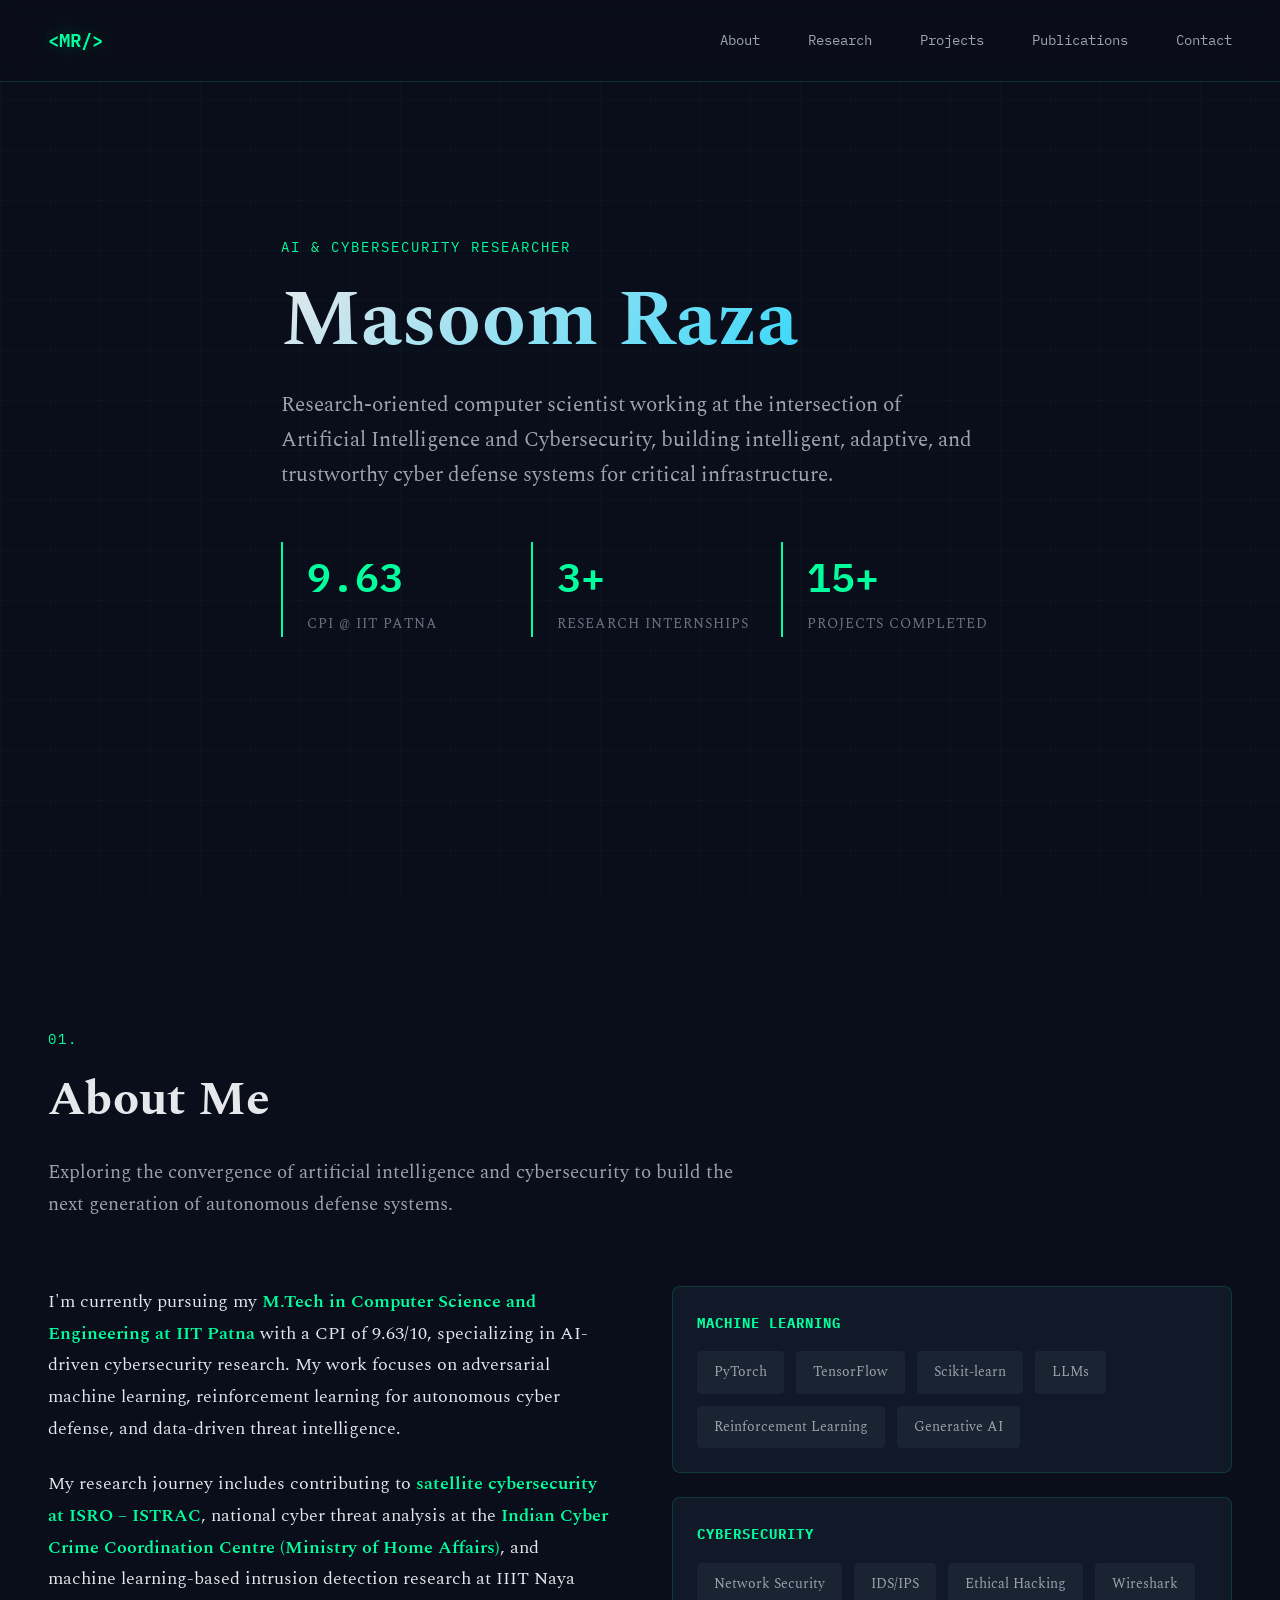
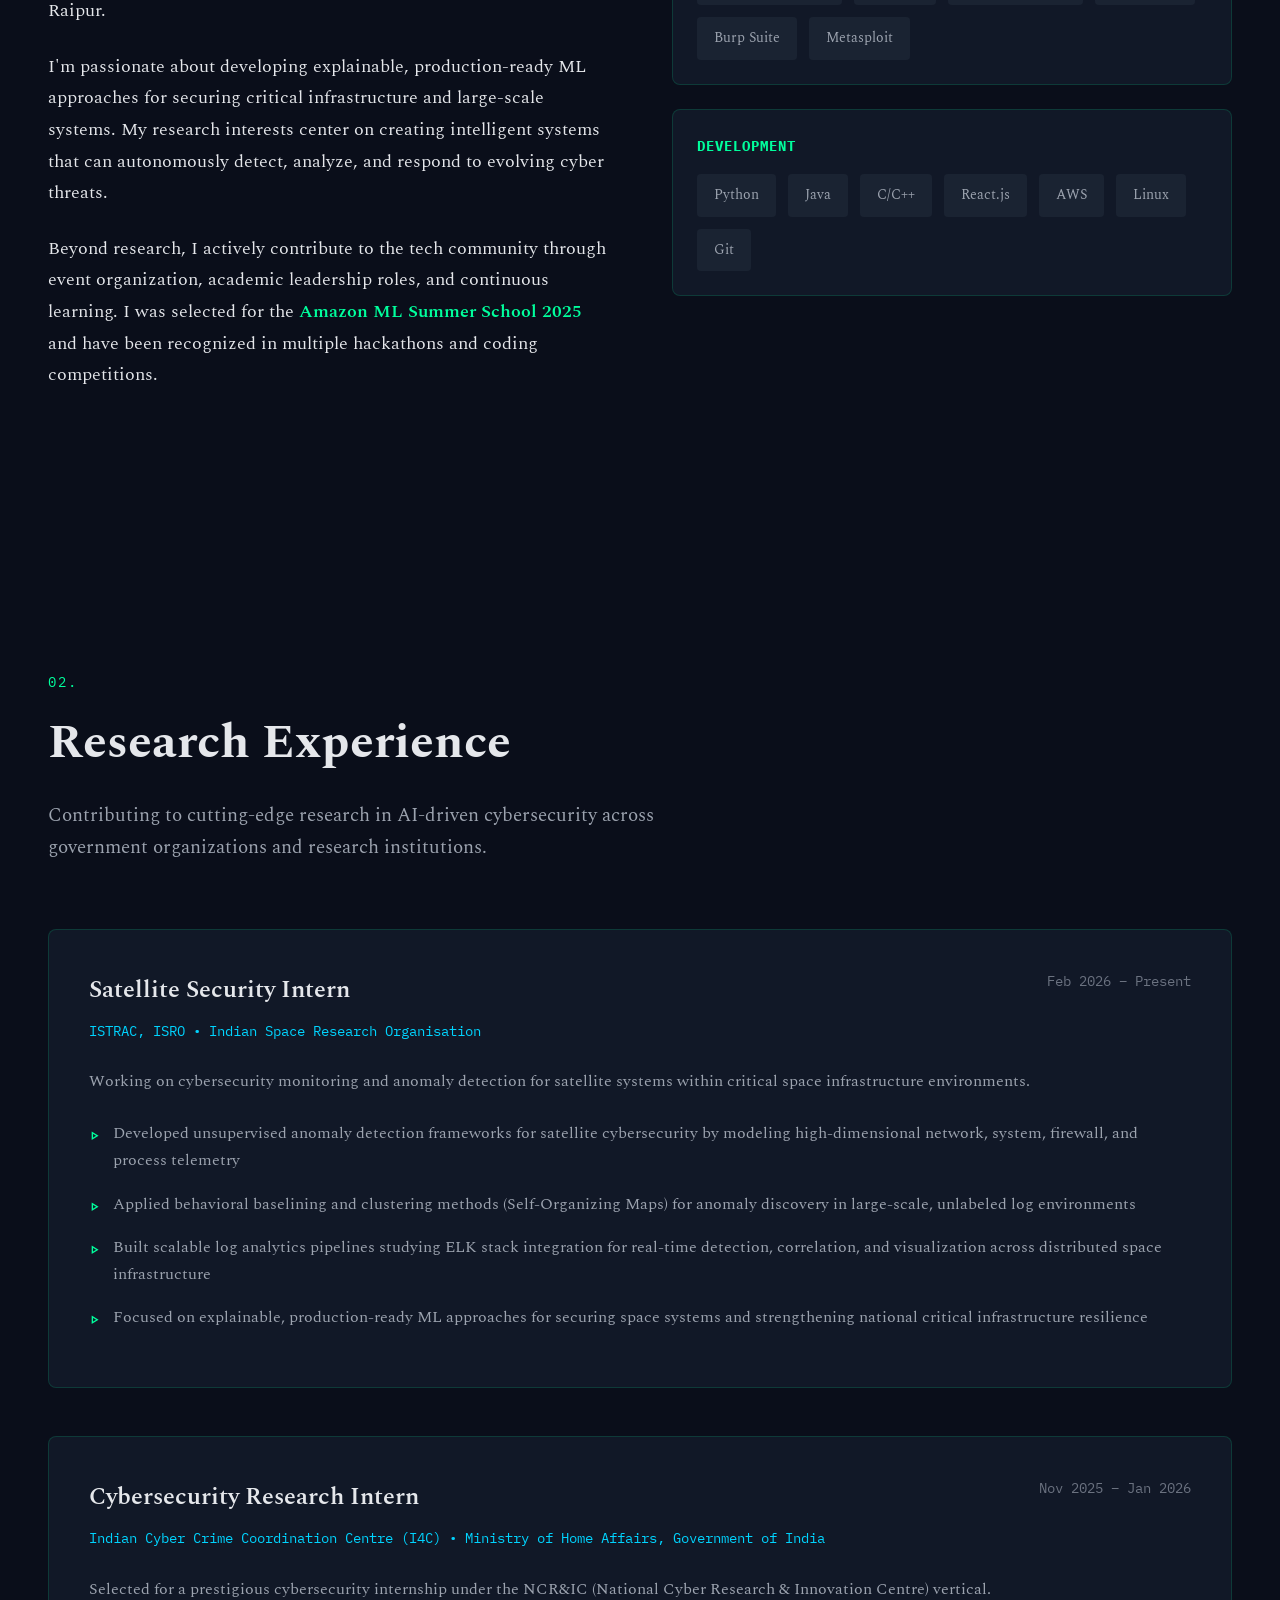
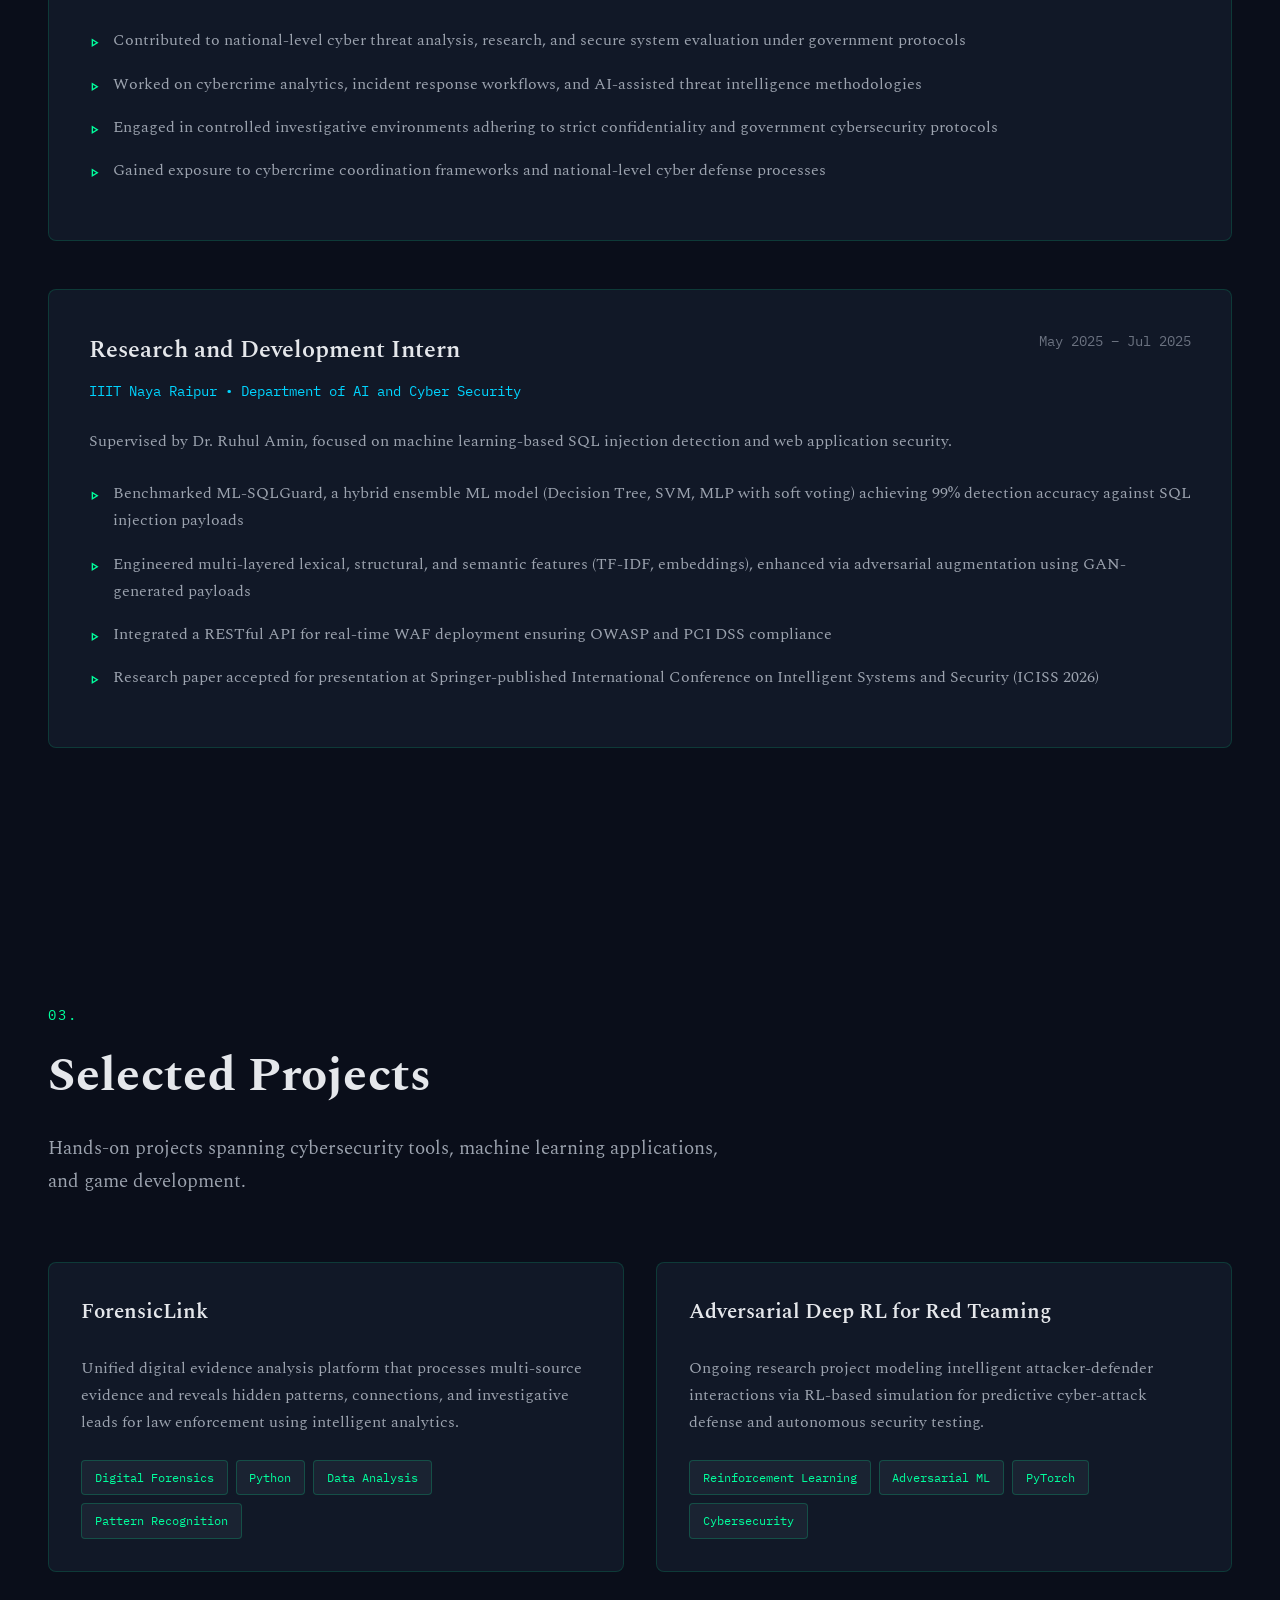
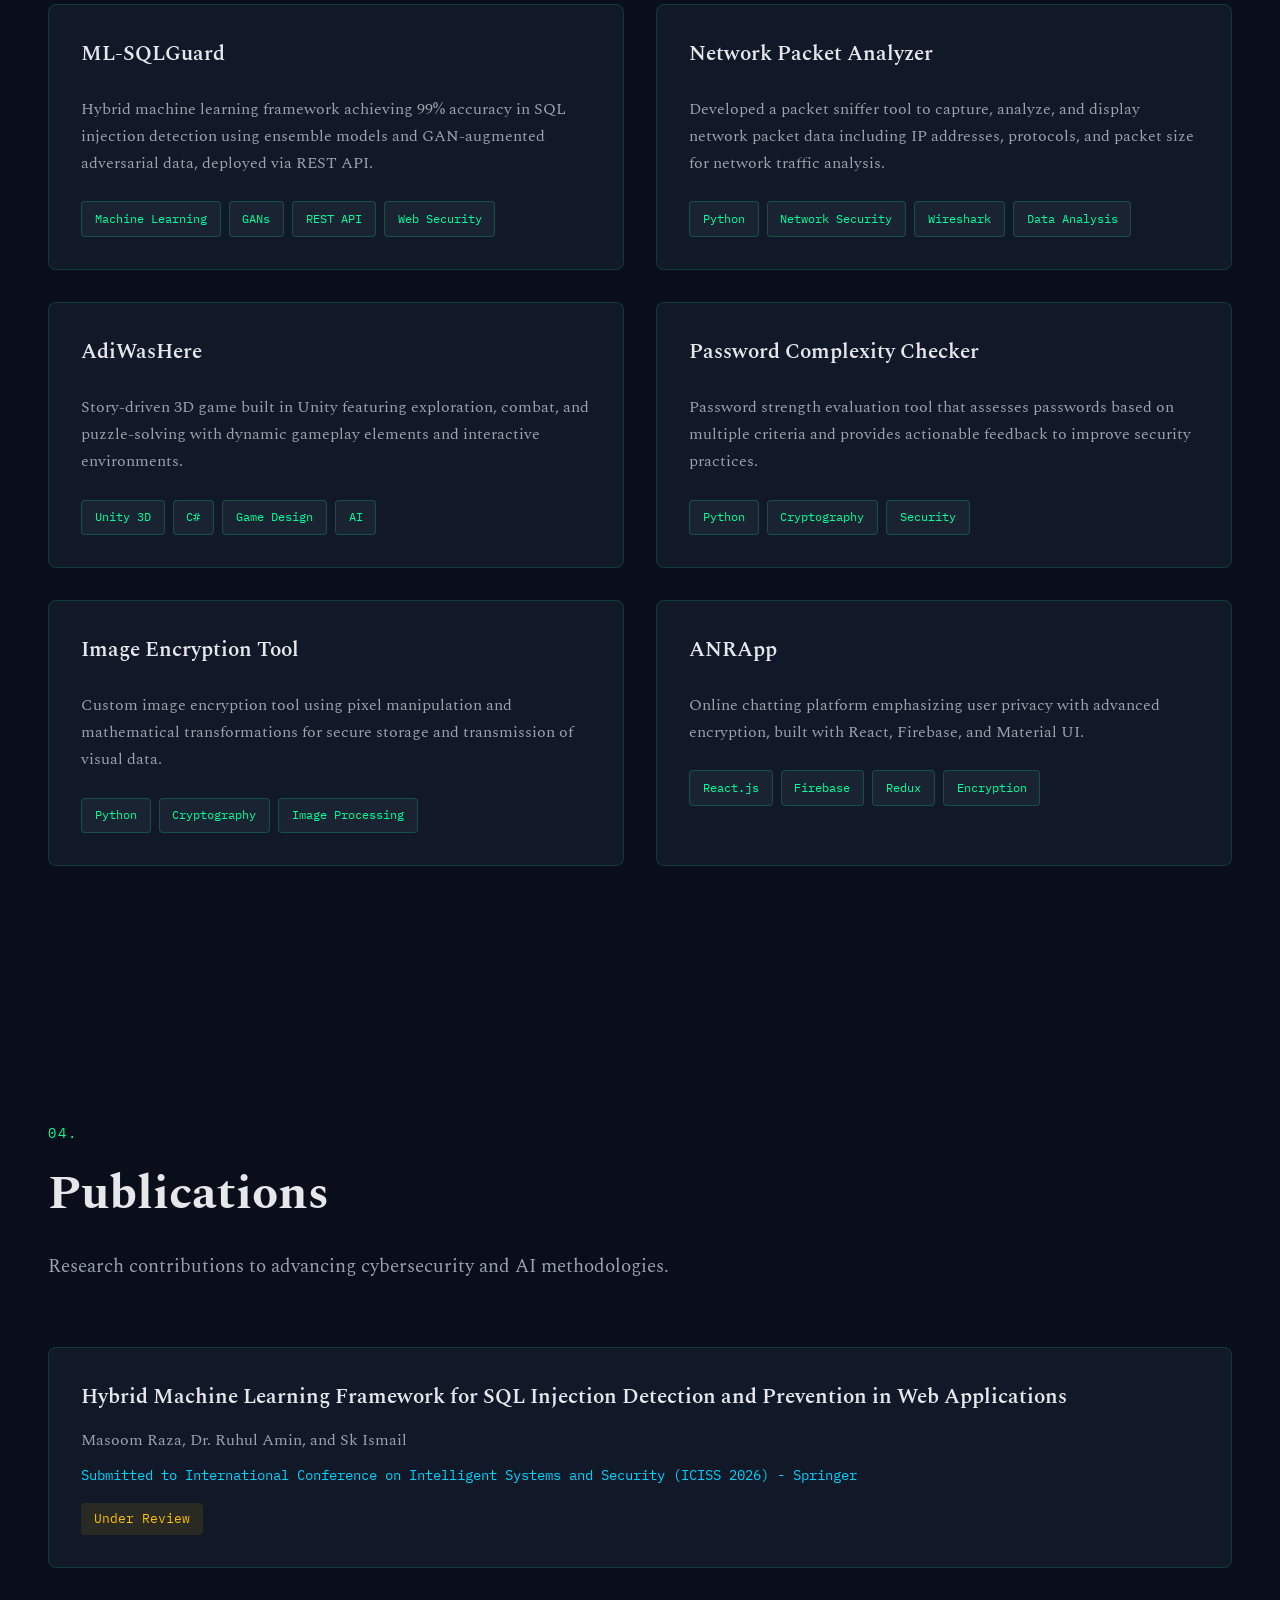
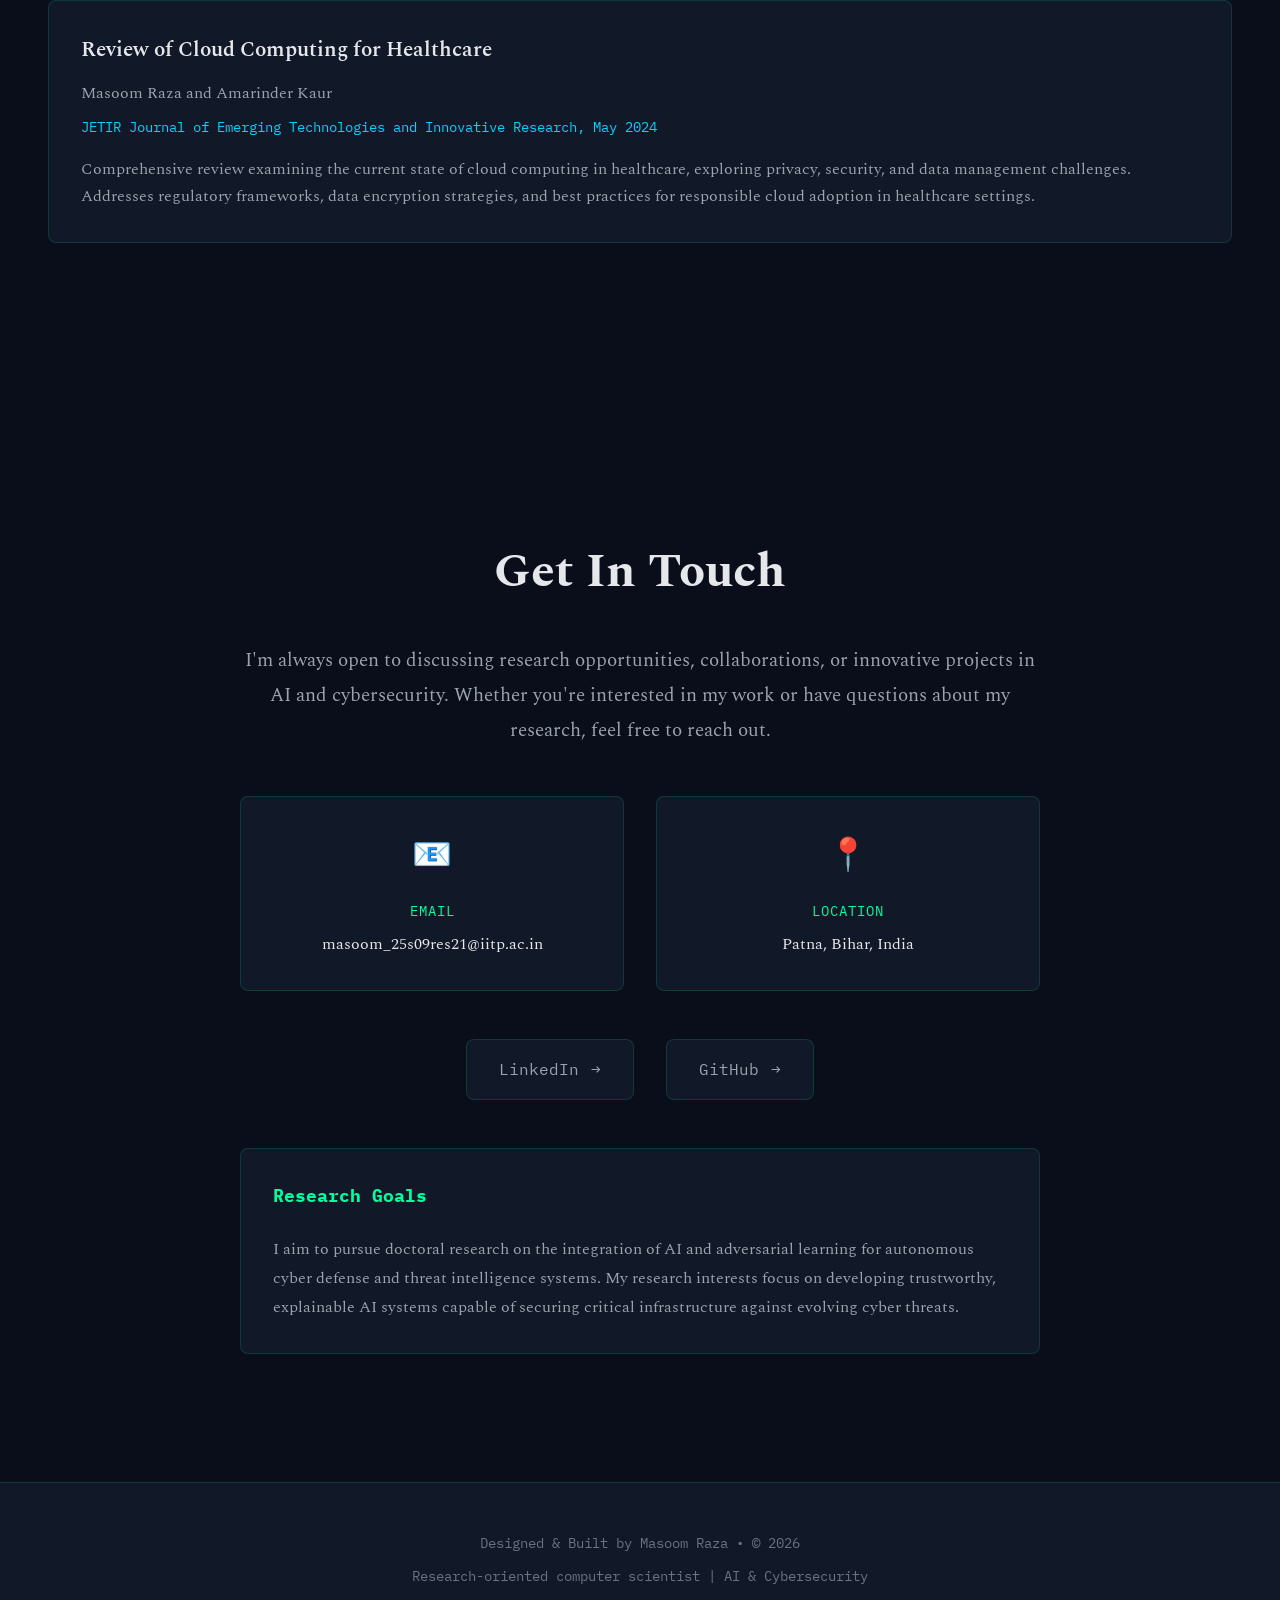
<file: index.html>
<!DOCTYPE html>
<html lang="en">
<head>
    <meta charset="UTF-8">
    <meta name="viewport" content="width=device-width, initial-scale=1.0">
    <title>Masoom Raza - AI & Cybersecurity Researcher</title>
    <link rel="preconnect" href="https://fonts.googleapis.com">
    <link rel="preconnect" href="https://fonts.gstatic.com" crossorigin>
    <link href="https://fonts.googleapis.com/css2?family=IBM+Plex+Mono:wght@400;500;600&family=Spectral:wght@300;400;600;700&display=swap" rel="stylesheet">
    <style>
        :root {
            --bg-primary: #0a0e1a;
            --bg-secondary: #111827;
            --bg-tertiary: #1a2332;
            --accent-primary: #00ff9d;
            --accent-secondary: #00d4ff;
            --text-primary: #e5e7eb;
            --text-secondary: #9ca3af;
            --text-muted: #6b7280;
            --border-color: rgba(0, 255, 157, 0.15);
            --glow: rgba(0, 255, 157, 0.3);
        }

        * {
            margin: 0;
            padding: 0;
            box-sizing: border-box;
        }

        body {
            font-family: 'Spectral', serif;
            background: var(--bg-primary);
            color: var(--text-primary);
            line-height: 1.7;
            overflow-x: hidden;
        }

        /* Animated Background Grid */
        .bg-grid {
            position: fixed;
            top: 0;
            left: 0;
            width: 100%;
            height: 100%;
            background-image: 
                linear-gradient(rgba(0, 255, 157, 0.03) 1px, transparent 1px),
                linear-gradient(90deg, rgba(0, 255, 157, 0.03) 1px, transparent 1px);
            background-size: 50px 50px;
            pointer-events: none;
            z-index: 0;
            animation: gridPulse 8s ease-in-out infinite;
        }

        @keyframes gridPulse {
            0%, 100% { opacity: 0.3; }
            50% { opacity: 0.6; }
        }

        /* Navigation */
        nav {
            position: fixed;
            top: 0;
            width: 100%;
            background: rgba(10, 14, 26, 0.9);
            backdrop-filter: blur(10px);
            border-bottom: 1px solid var(--border-color);
            z-index: 1000;
            animation: slideDown 0.6s ease-out;
        }

        @keyframes slideDown {
            from { transform: translateY(-100%); }
            to { transform: translateY(0); }
        }

        nav .container {
            max-width: 1400px;
            margin: 0 auto;
            padding: 1.5rem 3rem;
            display: flex;
            justify-content: space-between;
            align-items: center;
        }

        .logo {
            font-family: 'IBM Plex Mono', monospace;
            font-size: 1.2rem;
            font-weight: 600;
            color: var(--accent-primary);
            text-shadow: 0 0 20px var(--glow);
        }

        nav ul {
            display: flex;
            gap: 3rem;
            list-style: none;
        }

        nav a {
            font-family: 'IBM Plex Mono', monospace;
            color: var(--text-secondary);
            text-decoration: none;
            font-size: 0.9rem;
            transition: all 0.3s ease;
            position: relative;
        }

        nav a::after {
            content: '';
            position: absolute;
            bottom: -5px;
            left: 0;
            width: 0;
            height: 2px;
            background: var(--accent-primary);
            transition: width 0.3s ease;
        }

        nav a:hover {
            color: var(--accent-primary);
        }

        nav a:hover::after {
            width: 100%;
        }

        /* Container */
        .container {
            max-width: 1400px;
            margin: 0 auto;
            padding: 0 3rem;
            position: relative;
            z-index: 1;
        }

        /* Hero Section */
        .hero {
            min-height: 100vh;
            display: flex;
            align-items: center;
            padding-top: 100px;
            position: relative;
        }

        .hero-content {
            max-width: 900px;
        }

        .hero-subtitle {
            font-family: 'IBM Plex Mono', monospace;
            font-size: 0.9rem;
            color: var(--accent-primary);
            margin-bottom: 1rem;
            letter-spacing: 2px;
            text-transform: uppercase;
            animation: fadeInUp 0.8s ease-out 0.2s both;
        }

        .hero-title {
            font-size: 5rem;
            font-weight: 700;
            line-height: 1.1;
            margin-bottom: 1.5rem;
            background: linear-gradient(135deg, var(--text-primary), var(--accent-secondary));
            -webkit-background-clip: text;
            -webkit-text-fill-color: transparent;
            background-clip: text;
            animation: fadeInUp 0.8s ease-out 0.4s both;
        }

        .hero-description {
            font-size: 1.3rem;
            color: var(--text-secondary);
            max-width: 700px;
            margin-bottom: 2rem;
            animation: fadeInUp 0.8s ease-out 0.6s both;
        }

        @keyframes fadeInUp {
            from {
                opacity: 0;
                transform: translateY(30px);
            }
            to {
                opacity: 1;
                transform: translateY(0);
            }
        }

        .hero-stats {
            display: grid;
            grid-template-columns: repeat(3, 1fr);
            gap: 2rem;
            margin-top: 3rem;
            animation: fadeInUp 0.8s ease-out 0.8s both;
        }

        .stat {
            border-left: 2px solid var(--accent-primary);
            padding-left: 1.5rem;
        }

        .stat-number {
            font-family: 'IBM Plex Mono', monospace;
            font-size: 2.5rem;
            font-weight: 600;
            color: var(--accent-primary);
            display: block;
        }

        .stat-label {
            font-size: 0.9rem;
            color: var(--text-muted);
            text-transform: uppercase;
            letter-spacing: 1px;
        }

        /* Section Styles */
        section {
            padding: 8rem 0;
            position: relative;
        }

        .section-header {
            margin-bottom: 4rem;
        }

        .section-number {
            font-family: 'IBM Plex Mono', monospace;
            font-size: 0.85rem;
            color: var(--accent-primary);
            letter-spacing: 2px;
            margin-bottom: 0.5rem;
        }

        .section-title {
            font-size: 3rem;
            font-weight: 700;
            color: var(--text-primary);
            margin-bottom: 1rem;
        }

        .section-description {
            font-size: 1.2rem;
            color: var(--text-secondary);
            max-width: 700px;
        }

        /* About Section */
        .about-content {
            display: grid;
            grid-template-columns: 1fr 1fr;
            gap: 4rem;
            align-items: start;
        }

        .about-text p {
            margin-bottom: 1.5rem;
            font-size: 1.1rem;
            line-height: 1.8;
        }

        .highlight {
            color: var(--accent-primary);
            font-weight: 600;
        }

        .skills-grid {
            display: grid;
            gap: 1.5rem;
        }

        .skill-category {
            background: var(--bg-secondary);
            border: 1px solid var(--border-color);
            padding: 1.5rem;
            border-radius: 8px;
            transition: all 0.3s ease;
        }

        .skill-category:hover {
            border-color: var(--accent-primary);
            box-shadow: 0 0 30px rgba(0, 255, 157, 0.1);
        }

        .skill-category h3 {
            font-family: 'IBM Plex Mono', monospace;
            font-size: 0.9rem;
            color: var(--accent-primary);
            margin-bottom: 1rem;
            text-transform: uppercase;
            letter-spacing: 1px;
        }

        .skill-tags {
            display: flex;
            flex-wrap: wrap;
            gap: 0.75rem;
        }

        .skill-tag {
            background: var(--bg-tertiary);
            color: var(--text-secondary);
            padding: 0.5rem 1rem;
            border-radius: 4px;
            font-size: 0.9rem;
            border: 1px solid transparent;
            transition: all 0.3s ease;
        }

        .skill-tag:hover {
            border-color: var(--accent-primary);
            color: var(--accent-primary);
        }

        /* Research Section */
        .research-grid {
            display: grid;
            gap: 3rem;
        }

        .research-item {
            background: var(--bg-secondary);
            border: 1px solid var(--border-color);
            padding: 2.5rem;
            border-radius: 8px;
            position: relative;
            overflow: hidden;
            transition: all 0.4s ease;
        }

        .research-item::before {
            content: '';
            position: absolute;
            top: 0;
            left: 0;
            width: 4px;
            height: 100%;
            background: var(--accent-primary);
            transform: scaleY(0);
            transition: transform 0.4s ease;
        }

        .research-item:hover {
            border-color: var(--accent-primary);
            box-shadow: 0 0 40px rgba(0, 255, 157, 0.15);
        }

        .research-item:hover::before {
            transform: scaleY(1);
        }

        .research-header {
            display: flex;
            justify-content: space-between;
            align-items: start;
            margin-bottom: 1.5rem;
        }

        .research-title {
            font-size: 1.5rem;
            font-weight: 600;
            color: var(--text-primary);
            margin-bottom: 0.5rem;
        }

        .research-org {
            font-family: 'IBM Plex Mono', monospace;
            font-size: 0.9rem;
            color: var(--accent-secondary);
        }

        .research-duration {
            font-family: 'IBM Plex Mono', monospace;
            font-size: 0.85rem;
            color: var(--text-muted);
            text-align: right;
        }

        .research-description {
            color: var(--text-secondary);
            margin-bottom: 1.5rem;
            line-height: 1.8;
        }

        .research-highlights {
            list-style: none;
            margin-top: 1.5rem;
        }

        .research-highlights li {
            padding-left: 1.5rem;
            margin-bottom: 1rem;
            position: relative;
            color: var(--text-secondary);
        }

        .research-highlights li::before {
            content: '▹';
            position: absolute;
            left: 0;
            color: var(--accent-primary);
            font-size: 1.2rem;
        }

        /* Projects Section */
        .projects-grid {
            display: grid;
            grid-template-columns: repeat(auto-fit, minmax(400px, 1fr));
            gap: 2rem;
        }

        .project-card {
            background: var(--bg-secondary);
            border: 1px solid var(--border-color);
            padding: 2rem;
            border-radius: 8px;
            transition: all 0.4s ease;
            position: relative;
            overflow: hidden;
        }

        .project-card::after {
            content: '';
            position: absolute;
            top: 0;
            right: 0;
            width: 0;
            height: 100%;
            background: linear-gradient(90deg, transparent, rgba(0, 255, 157, 0.05));
            transition: width 0.4s ease;
        }

        .project-card:hover {
            border-color: var(--accent-primary);
            transform: translateY(-5px);
            box-shadow: 0 10px 40px rgba(0, 255, 157, 0.2);
        }

        .project-card:hover::after {
            width: 100%;
        }

        .project-header {
            display: flex;
            justify-content: space-between;
            align-items: start;
            margin-bottom: 1rem;
        }

        .project-title {
            font-size: 1.3rem;
            font-weight: 600;
            color: var(--text-primary);
            margin-bottom: 0.5rem;
        }

        .project-duration {
            font-family: 'IBM Plex Mono', monospace;
            font-size: 0.8rem;
            color: var(--text-muted);
        }

        .project-description {
            color: var(--text-secondary);
            margin-bottom: 1.5rem;
            line-height: 1.7;
        }

        .project-tech {
            display: flex;
            flex-wrap: wrap;
            gap: 0.5rem;
        }

        .tech-tag {
            font-family: 'IBM Plex Mono', monospace;
            font-size: 0.75rem;
            background: var(--bg-tertiary);
            color: var(--accent-primary);
            padding: 0.4rem 0.8rem;
            border-radius: 4px;
            border: 1px solid rgba(0, 255, 157, 0.2);
        }

        /* Publications Section */
        .publication-item {
            background: var(--bg-secondary);
            border: 1px solid var(--border-color);
            padding: 2rem;
            border-radius: 8px;
            margin-bottom: 2rem;
            transition: all 0.3s ease;
        }

        .publication-item:hover {
            border-color: var(--accent-primary);
            box-shadow: 0 0 30px rgba(0, 255, 157, 0.1);
        }

        .publication-title {
            font-size: 1.3rem;
            font-weight: 600;
            color: var(--text-primary);
            margin-bottom: 0.75rem;
        }

        .publication-authors {
            color: var(--text-secondary);
            margin-bottom: 0.5rem;
        }

        .publication-venue {
            font-family: 'IBM Plex Mono', monospace;
            font-size: 0.9rem;
            color: var(--accent-secondary);
            margin-bottom: 0.5rem;
        }

        .publication-status {
            display: inline-block;
            font-family: 'IBM Plex Mono', monospace;
            font-size: 0.8rem;
            background: rgba(255, 193, 7, 0.1);
            color: #ffc107;
            padding: 0.3rem 0.8rem;
            border-radius: 4px;
            margin-top: 0.5rem;
        }

        /* Contact Section */
        .contact-content {
            max-width: 800px;
            margin: 0 auto;
            text-align: center;
        }

        .contact-title {
            font-size: 3rem;
            margin-bottom: 2rem;
        }

        .contact-text {
            font-size: 1.2rem;
            color: var(--text-secondary);
            margin-bottom: 3rem;
            line-height: 1.8;
        }

        .contact-info {
            display: grid;
            grid-template-columns: repeat(auto-fit, minmax(250px, 1fr));
            gap: 2rem;
            margin-bottom: 3rem;
        }

        .contact-item {
            background: var(--bg-secondary);
            border: 1px solid var(--border-color);
            padding: 2rem;
            border-radius: 8px;
            transition: all 0.3s ease;
        }

        .contact-item:hover {
            border-color: var(--accent-primary);
            box-shadow: 0 0 30px rgba(0, 255, 157, 0.15);
        }

        .contact-item-icon {
            font-size: 2rem;
            margin-bottom: 1rem;
        }

        .contact-item-label {
            font-family: 'IBM Plex Mono', monospace;
            font-size: 0.85rem;
            color: var(--accent-primary);
            text-transform: uppercase;
            letter-spacing: 1px;
            margin-bottom: 0.5rem;
        }

        .contact-item-value {
            color: var(--text-primary);
            word-break: break-word;
        }

        .contact-item-value a {
            color: var(--text-primary);
            text-decoration: none;
            transition: color 0.3s ease;
        }

        .contact-item-value a:hover {
            color: var(--accent-primary);
        }

        .social-links {
            display: flex;
            justify-content: center;
            gap: 2rem;
            margin-top: 3rem;
        }

        .social-link {
            display: flex;
            align-items: center;
            gap: 0.75rem;
            font-family: 'IBM Plex Mono', monospace;
            color: var(--text-secondary);
            text-decoration: none;
            padding: 1rem 2rem;
            background: var(--bg-secondary);
            border: 1px solid var(--border-color);
            border-radius: 8px;
            transition: all 0.3s ease;
        }

        .social-link:hover {
            border-color: var(--accent-primary);
            color: var(--accent-primary);
            box-shadow: 0 0 30px rgba(0, 255, 157, 0.2);
        }

        /* Footer */
        footer {
            background: var(--bg-secondary);
            border-top: 1px solid var(--border-color);
            padding: 3rem 0;
            text-align: center;
        }

        .footer-content {
            color: var(--text-muted);
            font-family: 'IBM Plex Mono', monospace;
            font-size: 0.9rem;
        }

        .footer-content a {
            color: var(--accent-primary);
            text-decoration: none;
        }

        /* Responsive */
        @media (max-width: 768px) {
            .container {
                padding: 0 1.5rem;
            }

            nav .container {
                padding: 1rem 1.5rem;
            }

            nav ul {
                gap: 1.5rem;
            }

            .hero-title {
                font-size: 3rem;
            }

            .section-title {
                font-size: 2rem;
            }

            .about-content {
                grid-template-columns: 1fr;
                gap: 2rem;
            }

            .hero-stats {
                grid-template-columns: 1fr;
                gap: 1.5rem;
            }

            .projects-grid {
                grid-template-columns: 1fr;
            }

            .social-links {
                flex-direction: column;
                align-items: center;
            }
        }

        /* Scroll Animations */
        .fade-in {
            opacity: 0;
            transform: translateY(30px);
            transition: opacity 0.8s ease, transform 0.8s ease;
        }

        .fade-in.visible {
            opacity: 1;
            transform: translateY(0);
        }
    </style>
</head>
<body>
    <div class="bg-grid"></div>

    <nav>
        <div class="container">
            <div class="logo">&lt;MR/&gt;</div>
            <ul>
                <li><a href="#about">About</a></li>
                <li><a href="#research">Research</a></li>
                <li><a href="#projects">Projects</a></li>
                <li><a href="#publications">Publications</a></li>
                <li><a href="#contact">Contact</a></li>
            </ul>
        </div>
    </nav>

    <section class="hero">
        <div class="container">
            <div class="hero-content">
                <div class="hero-subtitle">AI & Cybersecurity Researcher</div>
                <h1 class="hero-title">Masoom Raza</h1>
                <p class="hero-description">
                    Research-oriented computer scientist working at the intersection of Artificial Intelligence and Cybersecurity, building intelligent, adaptive, and trustworthy cyber defense systems for critical infrastructure.
                </p>
                <div class="hero-stats">
                    <div class="stat">
                        <span class="stat-number">9.63</span>
                        <span class="stat-label">CPI @ IIT Patna</span>
                    </div>
                    <div class="stat">
                        <span class="stat-number">3+</span>
                        <span class="stat-label">Research Internships</span>
                    </div>
                    <div class="stat">
                        <span class="stat-number">15+</span>
                        <span class="stat-label">Projects Completed</span>
                    </div>
                </div>
            </div>
        </div>
    </section>

    <section id="about">
        <div class="container">
            <div class="section-header fade-in">
                <div class="section-number">01.</div>
                <h2 class="section-title">About Me</h2>
                <p class="section-description">
                    Exploring the convergence of artificial intelligence and cybersecurity to build the next generation of autonomous defense systems.
                </p>
            </div>
            <div class="about-content">
                <div class="about-text fade-in">
                    <p>
                        I'm currently pursuing my <span class="highlight">M.Tech in Computer Science and Engineering at IIT Patna</span> with a CPI of 9.63/10, specializing in AI-driven cybersecurity research. My work focuses on adversarial machine learning, reinforcement learning for autonomous cyber defense, and data-driven threat intelligence.
                    </p>
                    <p>
                        My research journey includes contributing to <span class="highlight">satellite cybersecurity at ISRO – ISTRAC</span>, national cyber threat analysis at the <span class="highlight">Indian Cyber Crime Coordination Centre (Ministry of Home Affairs)</span>, and machine learning-based intrusion detection research at IIIT Naya Raipur.
                    </p>
                    <p>
                        I'm passionate about developing explainable, production-ready ML approaches for securing critical infrastructure and large-scale systems. My research interests center on creating intelligent systems that can autonomously detect, analyze, and respond to evolving cyber threats.
                    </p>
                    <p>
                        Beyond research, I actively contribute to the tech community through event organization, academic leadership roles, and continuous learning. I was selected for the <span class="highlight">Amazon ML Summer School 2025</span> and have been recognized in multiple hackathons and coding competitions.
                    </p>
                </div>
                <div class="skills-grid fade-in">
                    <div class="skill-category">
                        <h3>Machine Learning</h3>
                        <div class="skill-tags">
                            <span class="skill-tag">PyTorch</span>
                            <span class="skill-tag">TensorFlow</span>
                            <span class="skill-tag">Scikit-learn</span>
                            <span class="skill-tag">LLMs</span>
                            <span class="skill-tag">Reinforcement Learning</span>
                            <span class="skill-tag">Generative AI</span>
                        </div>
                    </div>
                    <div class="skill-category">
                        <h3>Cybersecurity</h3>
                        <div class="skill-tags">
                            <span class="skill-tag">Network Security</span>
                            <span class="skill-tag">IDS/IPS</span>
                            <span class="skill-tag">Ethical Hacking</span>
                            <span class="skill-tag">Wireshark</span>
                            <span class="skill-tag">Burp Suite</span>
                            <span class="skill-tag">Metasploit</span>
                        </div>
                    </div>
                    <div class="skill-category">
                        <h3>Development</h3>
                        <div class="skill-tags">
                            <span class="skill-tag">Python</span>
                            <span class="skill-tag">Java</span>
                            <span class="skill-tag">C/C++</span>
                            <span class="skill-tag">React.js</span>
                            <span class="skill-tag">AWS</span>
                            <span class="skill-tag">Linux</span>
                            <span class="skill-tag">Git</span>
                        </div>
                    </div>
                </div>
            </div>
        </div>
    </section>

    <section id="research">
        <div class="container">
            <div class="section-header fade-in">
                <div class="section-number">02.</div>
                <h2 class="section-title">Research Experience</h2>
                <p class="section-description">
                    Contributing to cutting-edge research in AI-driven cybersecurity across government organizations and research institutions.
                </p>
            </div>
            <div class="research-grid">
                <div class="research-item fade-in">
                    <div class="research-header">
                        <div>
                            <h3 class="research-title">Satellite Security Intern</h3>
                            <div class="research-org">ISTRAC, ISRO • Indian Space Research Organisation</div>
                        </div>
                        <div class="research-duration">Feb 2026 – Present</div>
                    </div>
                    <p class="research-description">
                        Working on cybersecurity monitoring and anomaly detection for satellite systems within critical space infrastructure environments.
                    </p>
                    <ul class="research-highlights">
                        <li>Developed unsupervised anomaly detection frameworks for satellite cybersecurity by modeling high-dimensional network, system, firewall, and process telemetry</li>
                        <li>Applied behavioral baselining and clustering methods (Self-Organizing Maps) for anomaly discovery in large-scale, unlabeled log environments</li>
                        <li>Built scalable log analytics pipelines studying ELK stack integration for real-time detection, correlation, and visualization across distributed space infrastructure</li>
                        <li>Focused on explainable, production-ready ML approaches for securing space systems and strengthening national critical infrastructure resilience</li>
                    </ul>
                </div>

                <div class="research-item fade-in">
                    <div class="research-header">
                        <div>
                            <h3 class="research-title">Cybersecurity Research Intern</h3>
                            <div class="research-org">Indian Cyber Crime Coordination Centre (I4C) • Ministry of Home Affairs, Government of India</div>
                        </div>
                        <div class="research-duration">Nov 2025 – Jan 2026</div>
                    </div>
                    <p class="research-description">
                        Selected for a prestigious cybersecurity internship under the NCR&IC (National Cyber Research & Innovation Centre) vertical.
                    </p>
                    <ul class="research-highlights">
                        <li>Contributed to national-level cyber threat analysis, research, and secure system evaluation under government protocols</li>
                        <li>Worked on cybercrime analytics, incident response workflows, and AI-assisted threat intelligence methodologies</li>
                        <li>Engaged in controlled investigative environments adhering to strict confidentiality and government cybersecurity protocols</li>
                        <li>Gained exposure to cybercrime coordination frameworks and national-level cyber defense processes</li>
                    </ul>
                </div>

                <div class="research-item fade-in">
                    <div class="research-header">
                        <div>
                            <h3 class="research-title">Research and Development Intern</h3>
                            <div class="research-org">IIIT Naya Raipur • Department of AI and Cyber Security</div>
                        </div>
                        <div class="research-duration">May 2025 – Jul 2025</div>
                    </div>
                    <p class="research-description">
                        Supervised by Dr. Ruhul Amin, focused on machine learning-based SQL injection detection and web application security.
                    </p>
                    <ul class="research-highlights">
                        <li>Benchmarked ML-SQLGuard, a hybrid ensemble ML model (Decision Tree, SVM, MLP with soft voting) achieving 99% detection accuracy against SQL injection payloads</li>
                        <li>Engineered multi-layered lexical, structural, and semantic features (TF-IDF, embeddings), enhanced via adversarial augmentation using GAN-generated payloads</li>
                        <li>Integrated a RESTful API for real-time WAF deployment ensuring OWASP and PCI DSS compliance</li>
                        <li>Research paper accepted for presentation at Springer-published International Conference on Intelligent Systems and Security (ICISS 2026)</li>
                    </ul>
                </div>
            </div>
        </div>
    </section>

    <section id="projects">
        <div class="container">
            <div class="section-header fade-in">
                <div class="section-number">03.</div>
                <h2 class="section-title">Selected Projects</h2>
                <p class="section-description">
                    Hands-on projects spanning cybersecurity tools, machine learning applications, and game development.
                </p>
            </div>
            <div class="projects-grid">
                <div class="project-card fade-in">
                    <div class="project-header">
                        <h3 class="project-title">ForensicLink</h3>
                    </div>
                    <p class="project-description">
                        Unified digital evidence analysis platform that processes multi-source evidence and reveals hidden patterns, connections, and investigative leads for law enforcement using intelligent analytics.
                    </p>
                    <div class="project-tech">
                        <span class="tech-tag">Digital Forensics</span>
                        <span class="tech-tag">Python</span>
                        <span class="tech-tag">Data Analysis</span>
                        <span class="tech-tag">Pattern Recognition</span>
                    </div>
                </div>

                <div class="project-card fade-in">
                    <div class="project-header">
                        <h3 class="project-title">Adversarial Deep RL for Red Teaming</h3>
                    </div>
                    <p class="project-description">
                        Ongoing research project modeling intelligent attacker-defender interactions via RL-based simulation for predictive cyber-attack defense and autonomous security testing.
                    </p>
                    <div class="project-tech">
                        <span class="tech-tag">Reinforcement Learning</span>
                        <span class="tech-tag">Adversarial ML</span>
                        <span class="tech-tag">PyTorch</span>
                        <span class="tech-tag">Cybersecurity</span>
                    </div>
                </div>

                <div class="project-card fade-in">
                    <div class="project-header">
                        <h3 class="project-title">ML-SQLGuard</h3>
                    </div>
                    <p class="project-description">
                        Hybrid machine learning framework achieving 99% accuracy in SQL injection detection using ensemble models and GAN-augmented adversarial data, deployed via REST API.
                    </p>
                    <div class="project-tech">
                        <span class="tech-tag">Machine Learning</span>
                        <span class="tech-tag">GANs</span>
                        <span class="tech-tag">REST API</span>
                        <span class="tech-tag">Web Security</span>
                    </div>
                </div>

                <div class="project-card fade-in">
                    <div class="project-header">
                        <h3 class="project-title">Network Packet Analyzer</h3>
                    </div>
                    <p class="project-description">
                        Developed a packet sniffer tool to capture, analyze, and display network packet data including IP addresses, protocols, and packet size for network traffic analysis.
                    </p>
                    <div class="project-tech">
                        <span class="tech-tag">Python</span>
                        <span class="tech-tag">Network Security</span>
                        <span class="tech-tag">Wireshark</span>
                        <span class="tech-tag">Data Analysis</span>
                    </div>
                </div>

                <div class="project-card fade-in">
                    <div class="project-header">
                        <h3 class="project-title">AdiWasHere</h3>
                    </div>
                    <p class="project-description">
                        Story-driven 3D game built in Unity featuring exploration, combat, and puzzle-solving with dynamic gameplay elements and interactive environments.
                    </p>
                    <div class="project-tech">
                        <span class="tech-tag">Unity 3D</span>
                        <span class="tech-tag">C#</span>
                        <span class="tech-tag">Game Design</span>
                        <span class="tech-tag">AI</span>
                    </div>
                </div>

                <div class="project-card fade-in">
                    <div class="project-header">
                        <h3 class="project-title">Password Complexity Checker</h3>
                    </div>
                    <p class="project-description">
                        Password strength evaluation tool that assesses passwords based on multiple criteria and provides actionable feedback to improve security practices.
                    </p>
                    <div class="project-tech">
                        <span class="tech-tag">Python</span>
                        <span class="tech-tag">Cryptography</span>
                        <span class="tech-tag">Security</span>
                    </div>
                </div>

                <div class="project-card fade-in">
                    <div class="project-header">
                        <h3 class="project-title">Image Encryption Tool</h3>
                    </div>
                    <p class="project-description">
                        Custom image encryption tool using pixel manipulation and mathematical transformations for secure storage and transmission of visual data.
                    </p>
                    <div class="project-tech">
                        <span class="tech-tag">Python</span>
                        <span class="tech-tag">Cryptography</span>
                        <span class="tech-tag">Image Processing</span>
                    </div>
                </div>

                <div class="project-card fade-in">
                    <div class="project-header">
                        <h3 class="project-title">ANRApp</h3>
                    </div>
                    <p class="project-description">
                        Online chatting platform emphasizing user privacy with advanced encryption, built with React, Firebase, and Material UI.
                    </p>
                    <div class="project-tech">
                        <span class="tech-tag">React.js</span>
                        <span class="tech-tag">Firebase</span>
                        <span class="tech-tag">Redux</span>
                        <span class="tech-tag">Encryption</span>
                    </div>
                </div>
            </div>
        </div>
    </section>

    <section id="publications">
        <div class="container">
            <div class="section-header fade-in">
                <div class="section-number">04.</div>
                <h2 class="section-title">Publications</h2>
                <p class="section-description">
                    Research contributions to advancing cybersecurity and AI methodologies.
                </p>
            </div>
            <div class="fade-in">
                <div class="publication-item">
                    <h3 class="publication-title">Hybrid Machine Learning Framework for SQL Injection Detection and Prevention in Web Applications</h3>
                    <p class="publication-authors">Masoom Raza, Dr. Ruhul Amin, and Sk Ismail</p>
                    <p class="publication-venue">Submitted to International Conference on Intelligent Systems and Security (ICISS 2026) - Springer</p>
                    <span class="publication-status">Under Review</span>
                </div>

                <div class="publication-item">
                    <h3 class="publication-title">Review of Cloud Computing for Healthcare</h3>
                    <p class="publication-authors">Masoom Raza and Amarinder Kaur</p>
                    <p class="publication-venue">JETIR Journal of Emerging Technologies and Innovative Research, May 2024</p>
                    <p style="color: var(--text-secondary); margin-top: 1rem; line-height: 1.7;">
                        Comprehensive review examining the current state of cloud computing in healthcare, exploring privacy, security, and data management challenges. Addresses regulatory frameworks, data encryption strategies, and best practices for responsible cloud adoption in healthcare settings.
                    </p>
                </div>
            </div>
        </div>
    </section>

    <section id="contact">
        <div class="container">
            <div class="contact-content fade-in">
                <h2 class="contact-title">Get In Touch</h2>
                <p class="contact-text">
                    I'm always open to discussing research opportunities, collaborations, or innovative projects in AI and cybersecurity. Whether you're interested in my work or have questions about my research, feel free to reach out.
                </p>
                <div class="contact-info">
                    <div class="contact-item">
                        <div class="contact-item-icon">📧</div>
                        <div class="contact-item-label">Email</div>
                        <div class="contact-item-value">
                            <a href="mailto:masoom_25s09res21@iitp.ac.in">masoom_25s09res21@iitp.ac.in</a>
                        </div>
                    </div>
                    <div class="contact-item">
                        <div class="contact-item-icon">📍</div>
                        <div class="contact-item-label">Location</div>
                        <div class="contact-item-value">Patna, Bihar, India</div>
                    </div>
                </div>
                <div class="social-links">
                    <a href="https://linkedin.com/in/rzathere" target="_blank" class="social-link">
                        <span>LinkedIn</span>
                        <span>→</span>
                    </a>
                    <a href="https://github.com/rzathere" target="_blank" class="social-link">
                        <span>GitHub</span>
                        <span>→</span>
                    </a>
                </div>
                <div style="margin-top: 3rem; padding: 2rem; background: var(--bg-secondary); border: 1px solid var(--border-color); border-radius: 8px; text-align: left;">
                    <h3 style="font-family: 'IBM Plex Mono', monospace; color: var(--accent-primary); margin-bottom: 1.5rem; font-size: 1.1rem;">Research Goals</h3>
                    <p style="color: var(--text-secondary); line-height: 1.8;">
                        I aim to pursue doctoral research on the integration of AI and adversarial learning for autonomous cyber defense and threat intelligence systems. My research interests focus on developing trustworthy, explainable AI systems capable of securing critical infrastructure against evolving cyber threats.
                    </p>
                </div>
            </div>
        </div>
    </section>

    <footer>
        <div class="container">
            <div class="footer-content">
                <p>Designed & Built by Masoom Raza • © 2026</p>
                <p style="margin-top: 0.5rem;">Research-oriented computer scientist | AI & Cybersecurity</p>
            </div>
        </div>
    </footer>

    <script>
        // Smooth scrolling for navigation links
        document.querySelectorAll('a[href^="#"]').forEach(anchor => {
            anchor.addEventListener('click', function (e) {
                e.preventDefault();
                const target = document.querySelector(this.getAttribute('href'));
                if (target) {
                    window.scrollTo({
                        top: target.offsetTop - 80,
                        behavior: 'smooth'
                    });
                }
            });
        });

        // Intersection Observer for fade-in animations
        const observerOptions = {
            threshold: 0.1,
            rootMargin: '0px 0px -50px 0px'
        };

        const observer = new IntersectionObserver((entries) => {
            entries.forEach(entry => {
                if (entry.isIntersecting) {
                    entry.target.classList.add('visible');
                }
            });
        }, observerOptions);

        document.querySelectorAll('.fade-in').forEach(el => {
            observer.observe(el);
        });

        // Active navigation highlighting
        window.addEventListener('scroll', () => {
            const sections = document.querySelectorAll('section[id]');
            const navLinks = document.querySelectorAll('nav a');
            
            let current = '';
            sections.forEach(section => {
                const sectionTop = section.offsetTop;
                const sectionHeight = section.clientHeight;
                if (scrollY >= (sectionTop - 200)) {
                    current = section.getAttribute('id');
                }
            });

            navLinks.forEach(link => {
                link.style.color = 'var(--text-secondary)';
                if (link.getAttribute('href') === `#${current}`) {
                    link.style.color = 'var(--accent-primary)';
                }
            });
        });
    </script>
</body>
</html>
</file>
